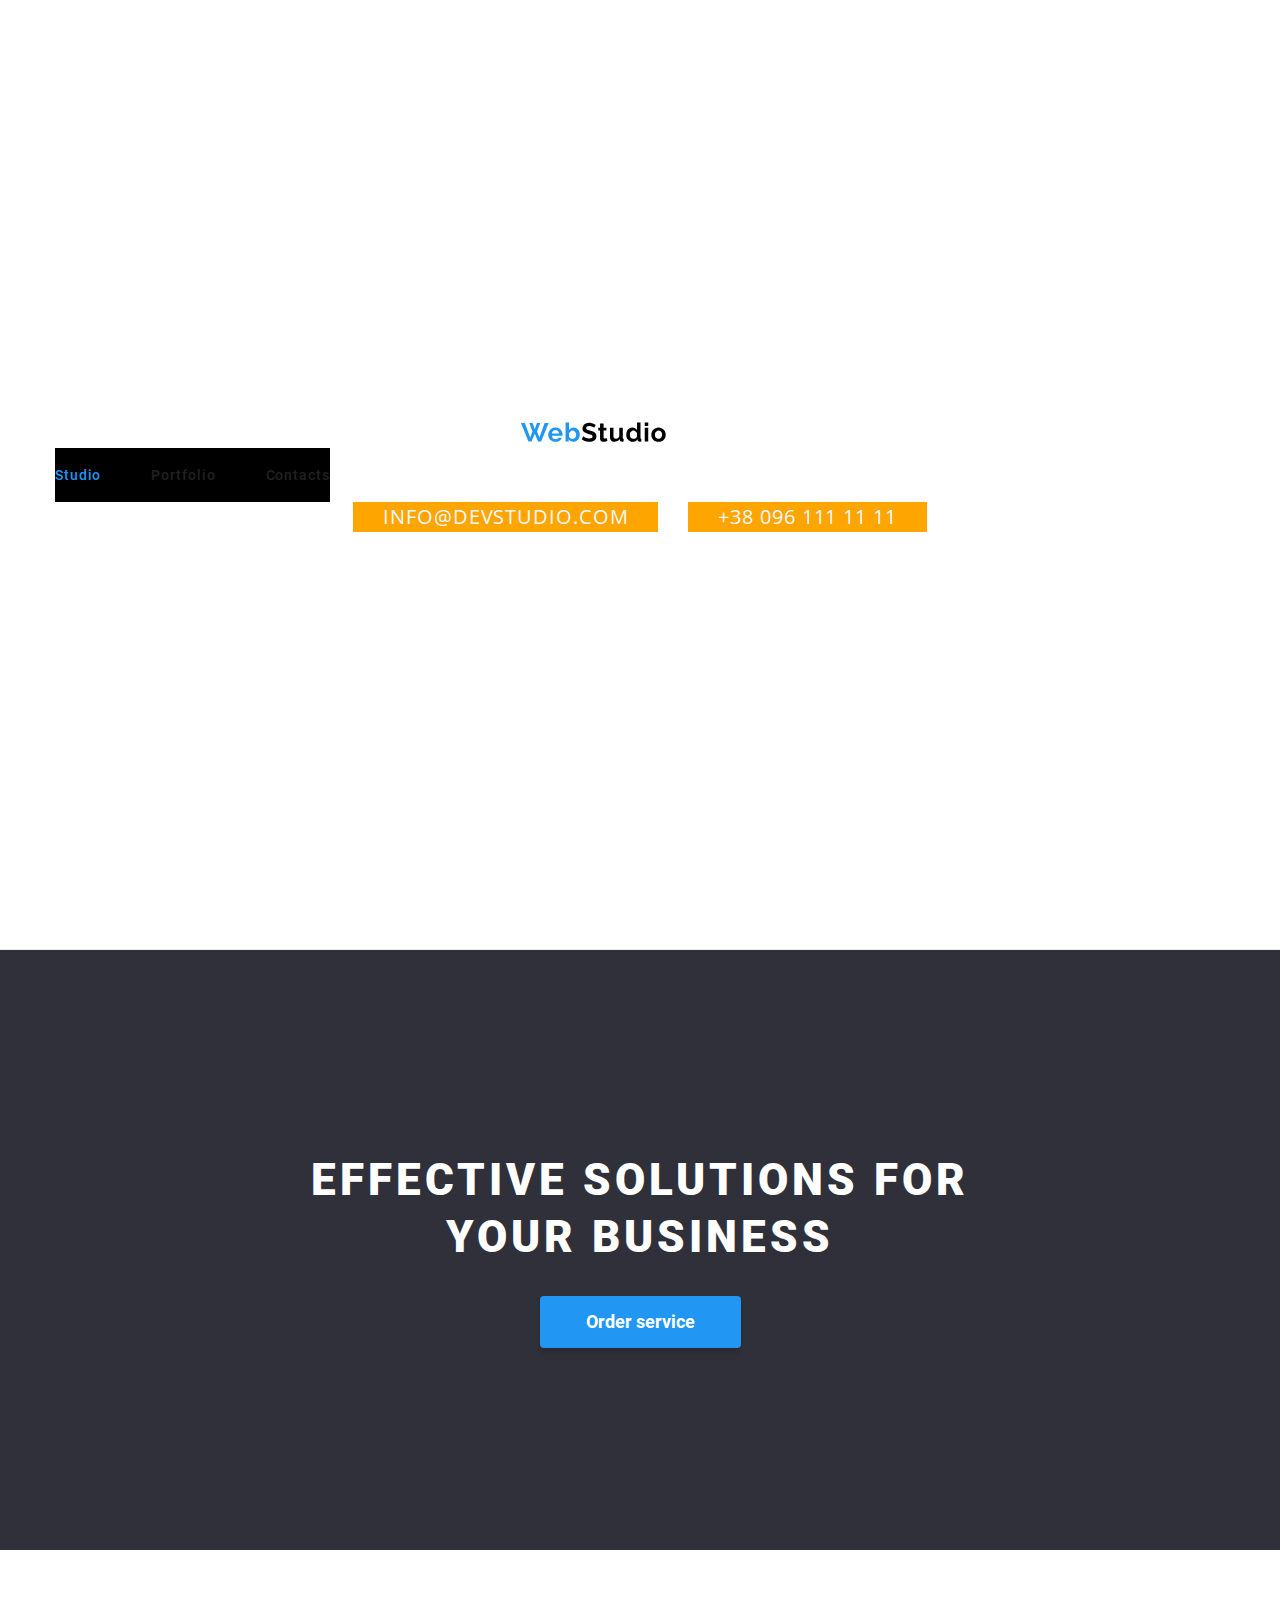
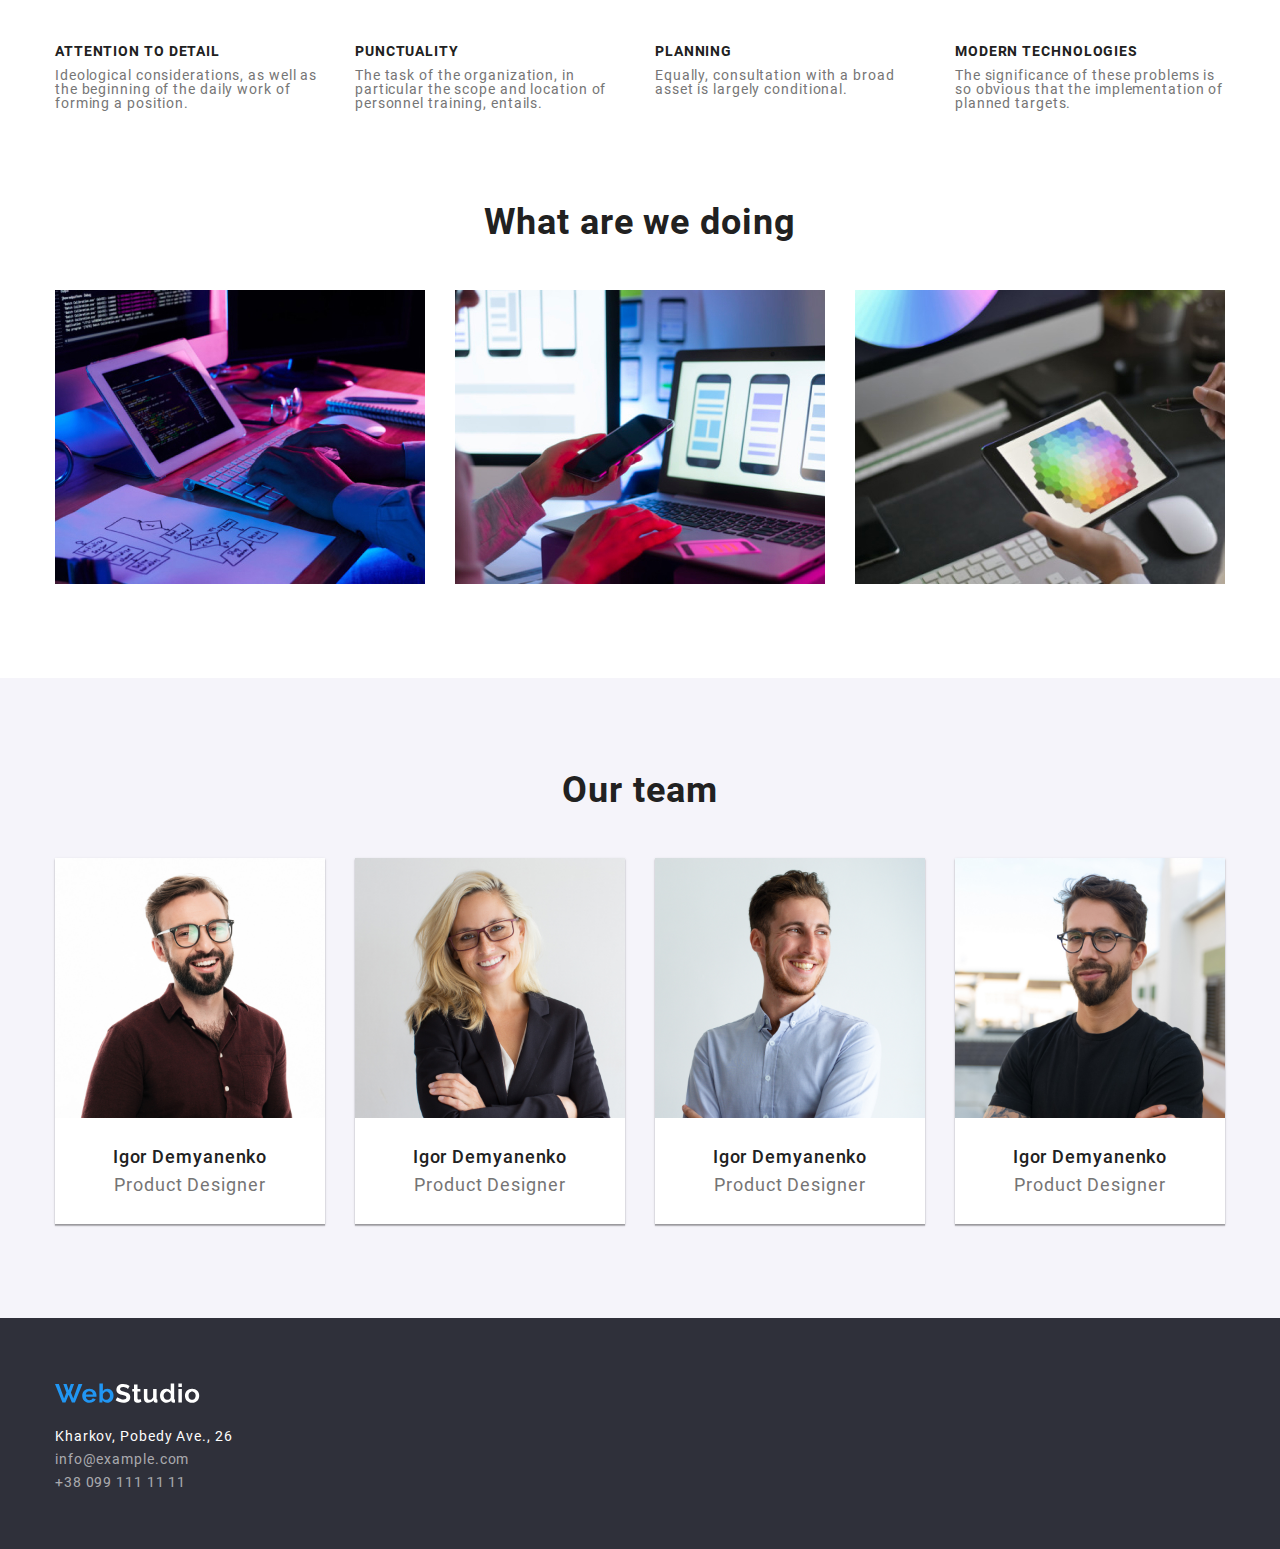
<file: index.html>
<!DOCTYPE html>
<html lang="en">
<head>
	<meta charset="UTF-8">
	<meta http-equiv="X-UA-Compatible" content="IE=edge">
	<meta name="viewport" content="width=device-width, initial-scale=1.0">
	<link rel="preconnect" href="https://fonts.googleapis.com">
	<link rel="preconnect" href="https://fonts.gstatic.com" crossorigin>
	<link href="https://fonts.googleapis.com/css2?family=Roboto:wght@400;500;700;900&display=swap" rel="stylesheet">
	<link rel="stylesheet" href="css/styles.css">
	<title>WebStudio (Main)</title>
</head>
<body>
	<!-- HEADER -->
	<header class="header">
		<div class="container header-container">
			<a class="header-logo" href="#">
				<img src="images/logo.svg" alt="WebStudio" width="145" height="31">
			</a>

			<ul class="header-menu">
				<li class="header-menu-item">
					<a class="active" href="#">Studio</a>
				</li>
				<li class="header-menu-item">
					<a href="portfolio.html">Portfolio</a>
				</li>
				<li class="header-menu-item">
					<a href="#">Contacts</a>
				</li>
			</ul>

			<ul class="header-list">
				<li class="header-list-item">
					<a href="mailto:info@devstudio.com">info@devstudio.com</a>
				</li>
				<li class="header-list-item">
					<a href="tel:+380961111111">+38 096 111 11 11</a>
				</li>
			</ul>
		</div>
	</header>

	<main>
		<!-- HERO -->
		<section class="hero">
			<div class="container">
				<div class="hero-box">
					<h1 class="hero-title">Effective solutions for your business</h1>
					<button class="hero-btn">Order service</button>
				</div>
			</div>
		</section>

		<!-- DETAILS -->
		<section class="details">
			<div class="container">
				<div class="details-cards">
					<!-- card item -->
					<div class="details-card">
						<h2 class="details-card-title">Attention to detail</h2>
						<p class="details-card-desc">Ideological considerations, as well as the beginning of the daily work of forming a position.</p>
					</div>
					<!-- card item -->
					<div class="details-card">
						<h2 class="details-card-title">Punctuality</h2>
						<p class="details-card-desc">The task of the organization, in particular the scope and location of personnel training, entails.</p>
					</div>
					<!-- card item -->
					<div class="details-card">
						<h2 class="details-card-title">Planning</h2>
						<p class="details-card-desc">Equally, consultation with a broad asset is largely conditional.</p>
					</div>
					<!-- card item -->
					<div class="details-card">
						<h2 class="details-card-title">Modern technologies</h2>
						<p class="details-card-desc">The significance of these problems is so obvious that the implementation of planned targets.</p>
					</div>
				</div>
			</div>
		</section>

		<!-- WORK -->
		<section class="work">
			<div class="container">
				<h2 class="work-title subtitle">What are we doing</h2>

				<div class="work-cards">
					<div class="work-card">
						<img src="images/work_1.jpg" alt="content image" width="370" height="294">
					</div>
					<div class="work-card">
						<img src="images/work_2.jpg" alt="content image" width="370" height="294">
					</div>
					<div class="work-card">
						<img src="images/work_3.jpg" alt="content image" width="370" height="294">
					</div>
				</div>
			</div>
		</section>

		<!-- TEAM -->
		<section class="team">
			<div class="container">
				<h2 class="team-title subtitle">Our team</h2>

				<div class="team-cards">
					<!-- 1 -->
					<div class="team-card">
						<img class="team-card-image" src="images/team_1.jpg" alt="Igor Demyanenko" width="270" height="260">
						<h3 class="team-card-title">Igor Demyanenko</h3>
						<p class="team-card-desc">Product Designer</p>
					</div>
					<!-- 2 -->
					<div class="team-card">
						<img class="team-card-image" src="images/team_2.jpg" alt="Igor Demyanenko" width="270" height="260">
						<h3 class="team-card-title">Igor Demyanenko</h3>
						<p class="team-card-desc">Product Designer</p>
					</div>
					<!-- 3 -->
					<div class="team-card">
						<img class="team-card-image" src="images/team_3.jpg" alt="Igor Demyanenko" width="270" height="260">
						<h3 class="team-card-title">Igor Demyanenko</h3>
						<p class="team-card-desc">Product Designer</p>
					</div>
					<!-- 4 -->
					<div class="team-card">
						<img class="team-card-image" src="images/team_4.jpg" alt="Igor Demyanenko" width="270" height="260">
						<h3 class="team-card-title">Igor Demyanenko</h3>
						<p class="team-card-desc">Product Designer</p>
					</div>

				</div>
			</div>
		</section>
	</main>

	<footer class="footer">
		<div class="container">
			<a class="footer-logo" href="#">
				<img src="images/footer_logo.svg" alt="footer-logo" width="145" height="31">
			</a>
			<address class="footer-address">
				<p>Kharkov, Pobedy Ave., 26</p>
				<a href="mailto:info@example.com">info@example.com</a>
				<a href="tel:+380991111111">+38 099 111 11 11</a>
			</address>
		</div>
	</footer>
</body>
</html>
</file>
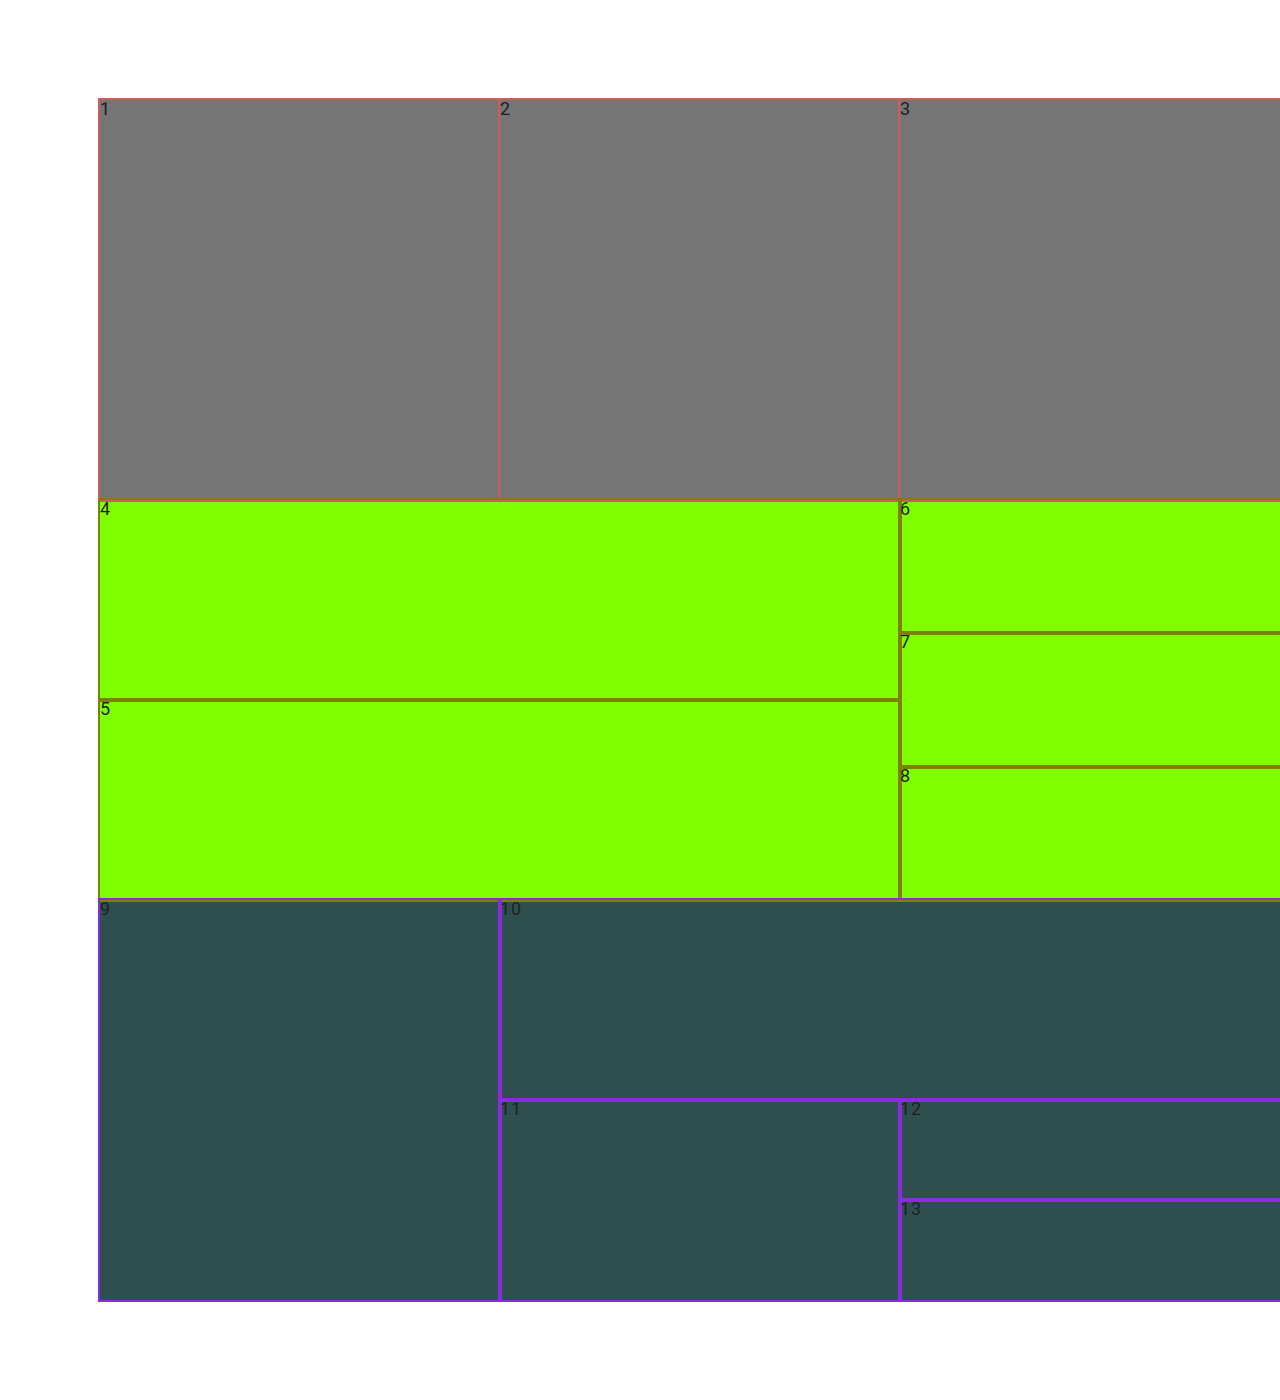
<file: block7.html>
<!DOCTYPE html>
<html lang="en">
<head>
    <meta charset="UTF-8">
    <title>flex-box 7 display: flex</title>
    <link rel="stylesheet" href="css/styles.css">
</head>
<body>
<div class="container1">

    <!-- first block -->
    <div class="first-box">
        <div>1</div>
        <div>2</div>
        <div>3</div>
    </div>

    <!-- second block -->
    <div class="second-box">
        <div class="second-box-one">
            <div>4</div>
            <div>5</div>
        </div>
        <div class="second-box-two">
            <div>6</div>
            <div>7</div>
            <div>8</div>
        </div>
    </div>

    <!-- third block -->

    <div class="third1-box">
        <div class="third1-box-1">9</div>
        <div class="third1-box-2">
            <div class="third1-box-21">10</div>
            <div class="third1-box-22">
                <div class="p21">11</div>
                <div >
                    <div class="p22">12</div>
                    <div class="p22">13</div>
                </div>
            </div>
        </div>
    </div>
</div>
</body>
</html>
</file>
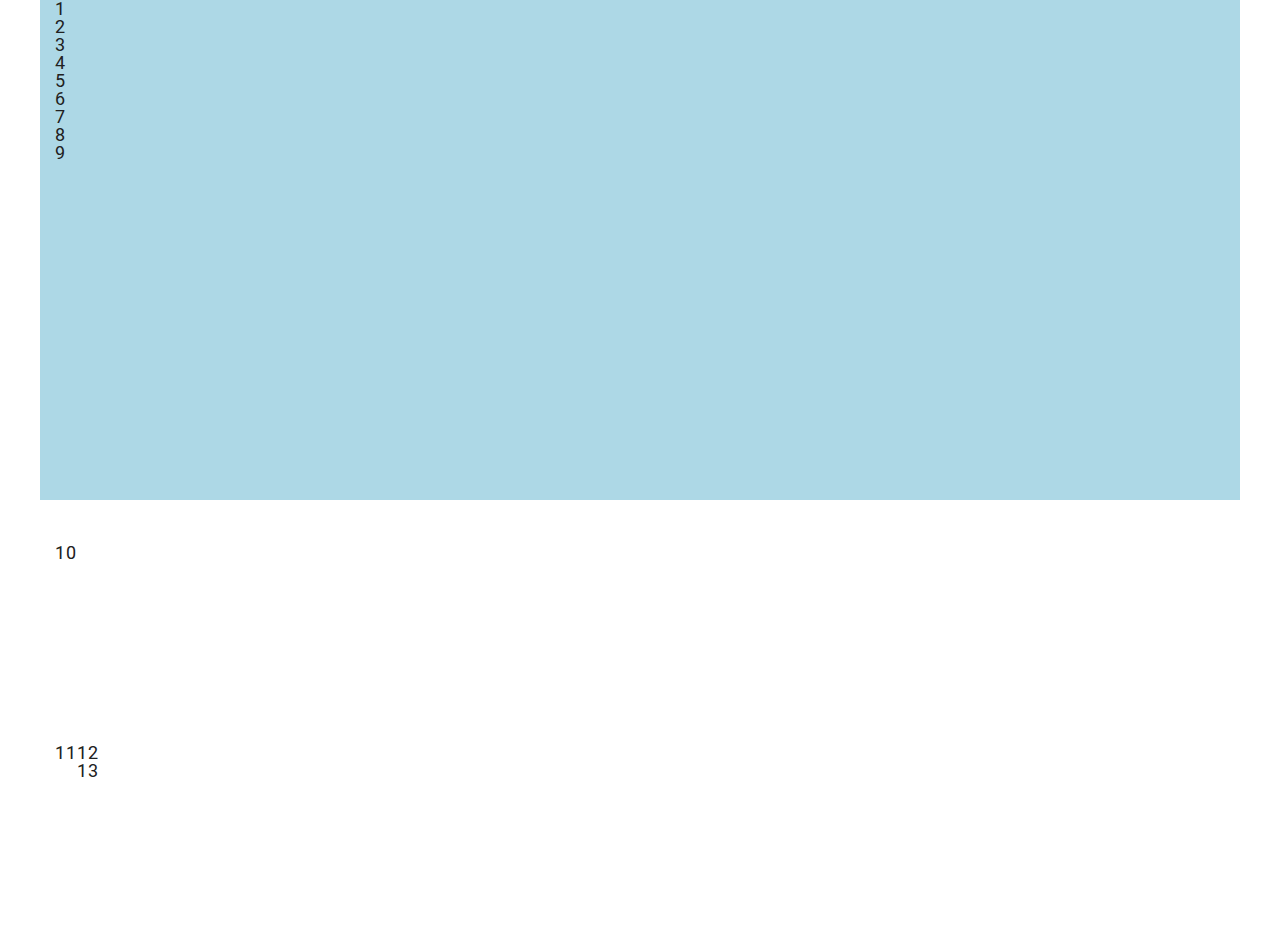
<file: in-block.html>
<!DOCTYPE html>
<html lang="en">
<head>
    <meta charset="UTF-8">
    <title>inline-block</title>
    <link href="css/styles.css" rel="stylesheet">
    <link rel="shortcut icon" href="images/free-icon-fishes-353766.ico" type="image/ico">
</head>
<body>
<div class="container main">

    <!-- first block -->
    <div class="first-box-float clearfix">
        <div>1</div>
        <div>2</div>
        <div>3</div>
    </div>

    <!-- second block -->
    <div class="second-box-float clearfix">
        <div class="second-box-one-float">
            <div>4</div>
            <div>5</div>
        </div>
        <div class="second-box-two-float">
            <div>6</div>
            <div>7</div>
            <div>8</div>
        </div>
    </div>

    <!-- third block -->

    <div class="third1-box-float clearfix">
        <div class="third1-box-1">9</div>
        <div class="third1-box-2">
            <div class="third1-box-21">10</div>
            <div class="third1-box-22 clearfix">
                <div>11</div>
                <div class="p22">
                    <div>12</div>
                    <div>13</div>
                </div>
            </div>
        </div>
    </div>
</div>
</div>
</div>
</body>
</html>
</file>
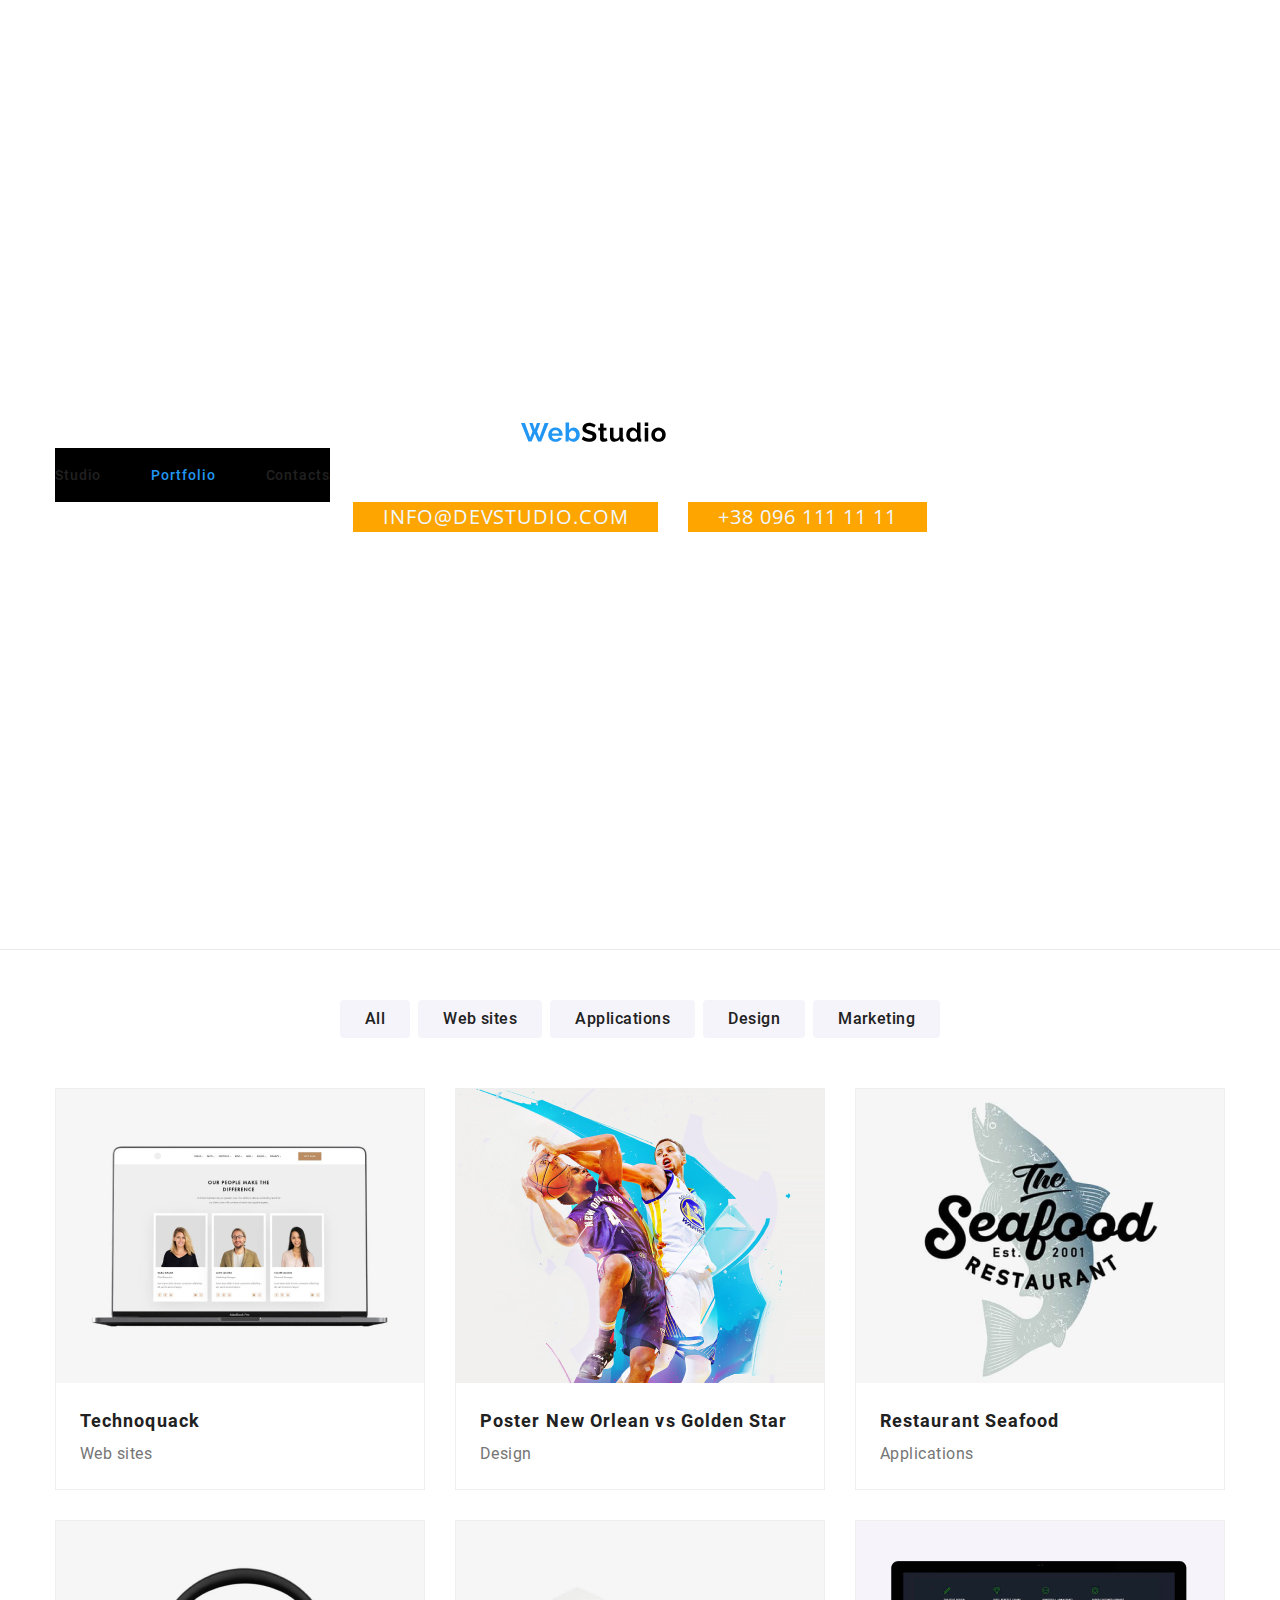
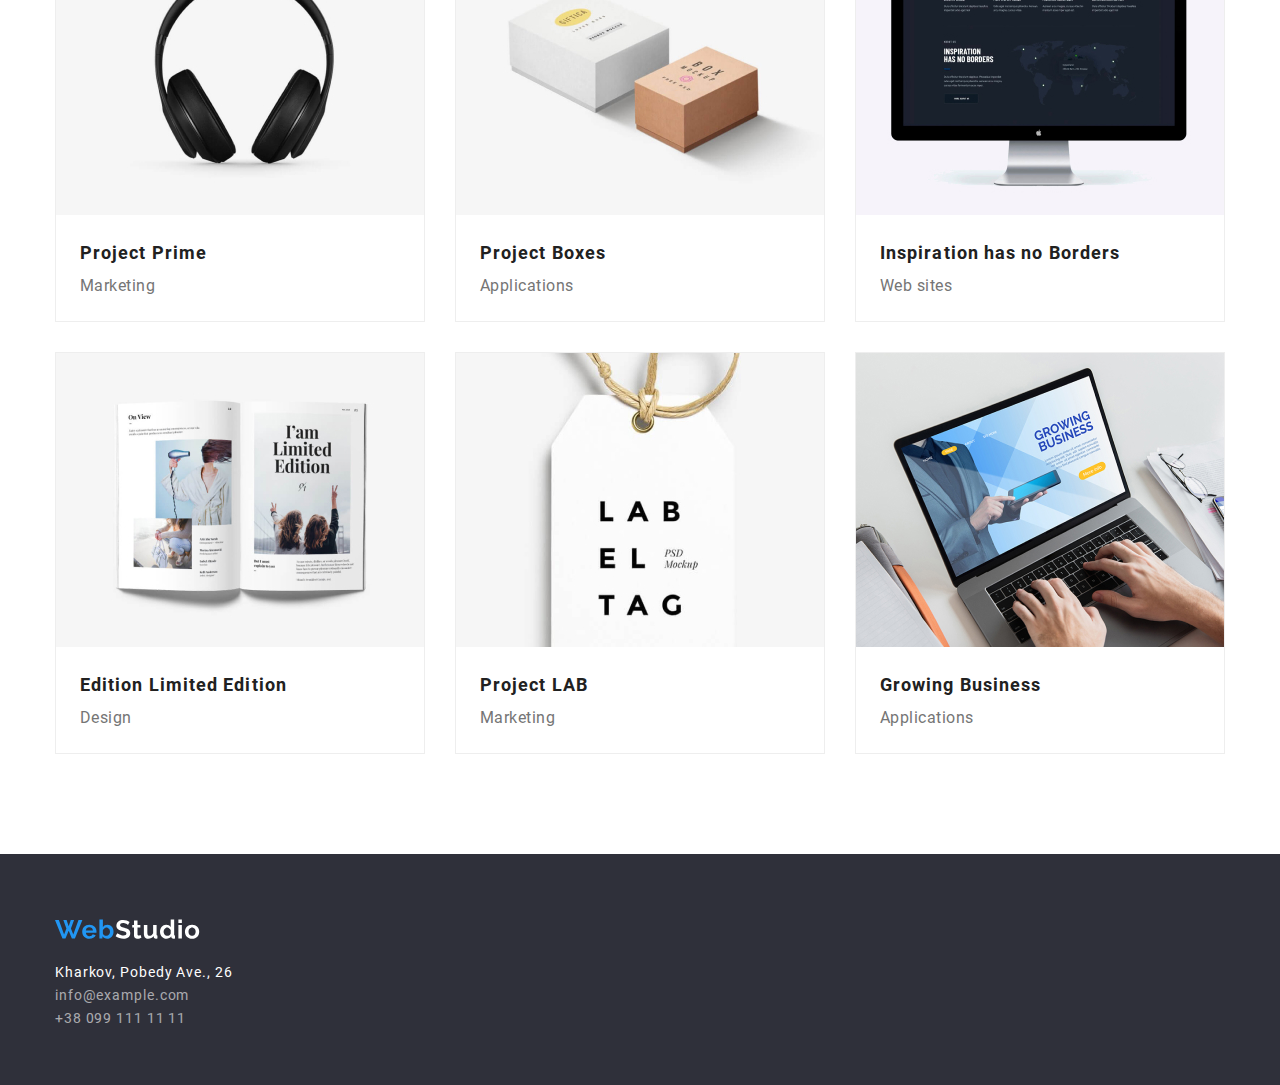
<file: portfolio.html>
<!DOCTYPE html>
<html lang="en">
<head>
    <meta charset="UTF-8">
    <meta http-equiv="X-UA-Compatible" content="IE=edge">
    <meta name="viewport" content="width=device-width, initial-scale=1.0">
    <link rel="preconnect" href="https://fonts.googleapis.com">
    <link rel="preconnect" href="https://fonts.gstatic.com" crossorigin>
    <link href="https://fonts.googleapis.com/css2?family=Roboto:wght@400;500;700;900&display=swap" rel="stylesheet">
    <link rel="stylesheet" href="css/styles.css">
    <title>Portfolio</title>
</head>
<body>
<!-- HEADER -->
<header class="header">
    <div class="container header-container">
        <a class="header-logo" href="index.html">
            <img src="images/logo.svg" alt="WebStudio" width="145" height="31">
        </a>

        <ul class="header-menu">
            <li class="header-menu-item">
                <a href="index.html">Studio</a>
            </li>
            <li class="header-menu-item">
                <a class="active" href="#">Portfolio</a>
            </li>
            <li class="header-menu-item">
                <a href="#">Contacts</a>
            </li>
        </ul>

        <ul class="header-list">
            <li class="header-list-item">
                <a href="mailto:info@devstudio.com">info@devstudio.com</a>
            </li>
            <li class="header-list-item">
                <a href="tel:+380961111111">+38 096 111 11 11</a>
            </li>
        </ul>
    </div>
</header>

<main>
    <section>
        <div class="container">

            <div class="menu-switching">
                <button>All</button>
                <button>Web sites</button>
                <button>Applications</button>
                <button>Design</button>
                <button>Marketing</button>
            </div>

            <div class="portfolio-cards">
                <!-- 1 -->
                <div class="portfolio-card">
                    <div class="image-new">
                        <img class="portfolio-card-image" src="images/img1.jpg" width="100%" height="100%">
                        <div class="text-appearance">
                            The resource offers comprehensive offers with different levels of functionality and services. All this will allow the visitor to obtain useful information about the company or individual.
                        </div>
                    </div>
                    <div class="portfolio-card-in1">
                        <h3 class="portfolio-card-title">Technoquack</h3>
                        <p class="portfolio-card-desc">Web sites</p>
                    </div>
                </div>

                <!-- 2 -->
                <div class="portfolio-card">
                    <div class="image-new">
                        <img class="portfolio-card-image" src="images/img2.jpg" width="100%" height="100%">
                        <div class="text-appearance">
                            The resource offers comprehensive offers with different levels of functionality and services. All this will allow the visitor to obtain useful information about the company or individual.
                        </div>
                    </div>
                    <div class="portfolio-card-in1">
                        <h3 class="portfolio-card-title">Poster New Orlean vs Golden Star</h3>
                        <p class="portfolio-card-desc">Design</p>
                    </div>
                </div>

                <!-- 3 -->
                <div class="portfolio-card">
                    <div class="image-new">
                        <img class="portfolio-card-image" src="images/img3.jpg" width="100%" height="100%">
                        <div class="text-appearance">
                            The resource offers comprehensive offers with different levels of functionality and services. All this will allow the visitor to obtain useful information about the company or individual.
                        </div>
                    </div>
                    <div class="portfolio-card-in1">
                        <h3 class="portfolio-card-title">Restaurant Seafood</h3>
                        <p class="portfolio-card-desc">Applications</p>
                    </div>
                </div>

                <!-- 4 -->
                <div class="portfolio-card">
                    <div class="image-new">
                        <img class="portfolio-card-image" src="images/img4.jpg" width="100%" height="100%">
                        <div class="text-appearance">
                            The resource offers comprehensive offers with different levels of functionality and services. All this will allow the visitor to obtain useful information about the company or individual.
                        </div>
                    </div>
                    <div class="portfolio-card-in1">
                        <h3 class="portfolio-card-title">Project Prime</h3>
                        <p class="portfolio-card-desc">Marketing</p>
                    </div>
                </div>

                <!-- 5 -->
                <div class="portfolio-card">
                    <div class="image-new">
                        <img class="portfolio-card-image" src="images/img5.jpg" width="100%" height="100%">
                        <div class="text-appearance">
                            The resource offers comprehensive offers with different levels of functionality and services. All this will allow the visitor to obtain useful information about the company or individual.
                        </div>
                    </div>
                    <div class="portfolio-card-in1">
                        <h3 class="portfolio-card-title">Project Boxes</h3>
                        <p class="portfolio-card-desc">Applications</p>
                    </div>
                </div>

                <!-- 6 -->
                <div class="portfolio-card">
                    <div class="image-new">
                        <img class="portfolio-card-image" src="images/img6.jpg" width="100%" height="100%">
                        <div class="text-appearance">
                            The resource offers comprehensive offers with different levels of functionality and services. All this will allow the visitor to obtain useful information about the company or individual.
                        </div>
                    </div>
                    <div class="portfolio-card-in1">
                        <h3 class="portfolio-card-title">Inspiration has no Borders</h3>
                        <p class="portfolio-card-desc">Web sites</p>
                    </div>
                </div>

                <!-- 7 -->
                <div class="portfolio-card">
                    <div class="image-new">
                        <img class="portfolio-card-image" src="images/img7.jpg" width="100%" height="100%">
                        <div class="text-appearance">
                            The resource offers comprehensive offers with different levels of functionality and services. All this will allow the visitor to obtain useful information about the company or individual.
                        </div>
                    </div>
                    <div class="portfolio-card-in1">
                        <h3 class="portfolio-card-title">Edition Limited Edition</h3>
                        <p class="portfolio-card-desc">Design</p>
                    </div>
                </div>

                <!-- 8 -->
                <div class="portfolio-card">
                    <div class="image-new">
                        <img class="portfolio-card-image" src="images/img8.jpg" width="100%" height="100%">
                        <div class="text-appearance">
                            The resource offers comprehensive offers with different levels of functionality and services. All this will allow the visitor to obtain useful information about the company or individual.
                        </div>
                    </div>
                    <div class="portfolio-card-in1">
                        <h3 class="portfolio-card-title">Project LAB</h3>
                        <p class="portfolio-card-desc">Marketing</p>
                    </div>
                </div>

                <!-- 9 -->
                <div class="portfolio-card">
                    <div class="image-new">
                        <img class="portfolio-card-image" src="images/img9.jpg" width="100%" height="100%">
                        <div class="text-appearance">
                            The resource offers comprehensive offers with different levels of functionality and services. All this will allow the visitor to obtain useful information about the company or individual.
                        </div>
                    </div>
                    <div class="portfolio-card-in1">
                        <h3 class="portfolio-card-title">Growing Business</h3>
                        <p class="portfolio-card-desc">Applications</p>
                    </div>
                </div>

            </div>
        </div>
    </section>
</main>

<footer class="footer">
    <div class="container">
        <a class="footer-logo" href="index.html">
            <img src="images/footer_logo.svg" alt="footer-logo" width="145" height="31">
        </a>
        <address class="footer-address">
            <p>Kharkov, Pobedy Ave., 26</p>
            <a href="mailto:info@example.com">info@example.com</a>
            <a href="tel:+380991111111">+38 099 111 11 11</a>
        </address>
    </div>
</footer>
</body>
</html>
</file>
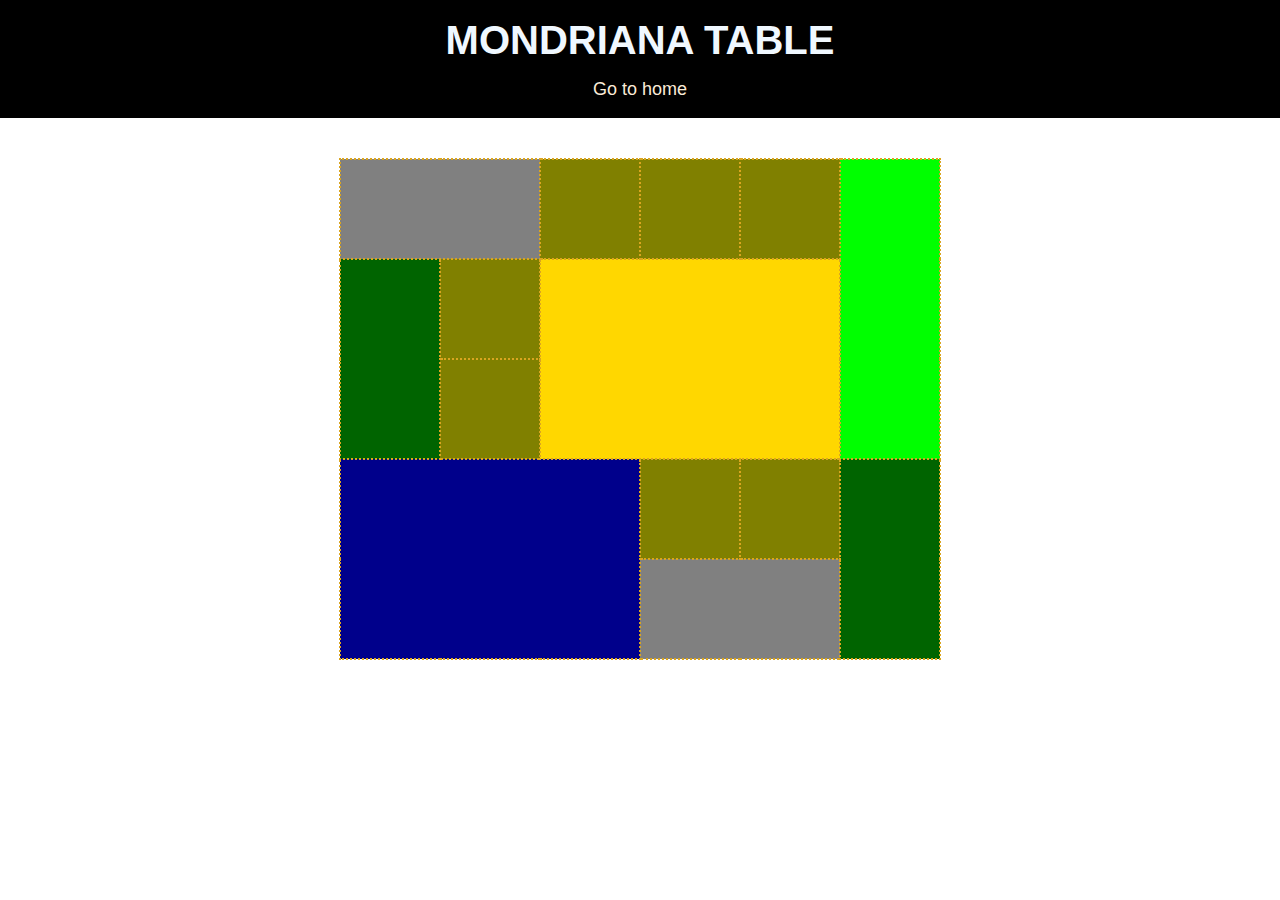
<file: table-mondriana.html>
<!DOCTYPE html>
<html lang="en">
<head>
    <meta charset="UTF-8">
    <link rel="stylesheet" href="css/styles_new.css">
    <link rel="shortcut icon" href="images/free-icon-fishes-353766.ico" type="image/ico">
    <script>
        document.onselectstart = test;

        function test() {
            return false
        }
    </script>
    <title>MONDRIANA TABLE</title>
</head>
<body>
<div class="header">
    <div class="container">
        <h1>Mondriana Table</h1>
        <a href="table.html">Go to home</a>
    </div>
</div>

<div class="container">
    <table class="table-mondriana">
        <tr>
            <td colspan="2" class="bg-gray"></td>
            <td class="bg-olive"></td>
            <td class="bg-olive"></td>
            <td class="bg-olive"></td>
            <td rowspan="3" class="bg-lime"></td>
        </tr>
        <tr>
            <td rowspan="2" class="bg-darkgreen"></td>
            <td class="bg-olive"></td>
            <td colspan="3" rowspan="2" class="bg-gold"></td>
        </tr>
        <tr>
            <td class="bg-olive"></td>
        </tr>
        <tr>
            <td colspan="3" rowspan="2" class="bg-darkblue"></td>
            <td class="bg-olive"></td>
            <td class="bg-olive"></td>
            <td rowspan="2" class="bg-darkgreen"></td>
        </tr>
        <tr>
            <td colspan="2" class="bg-gray"></td>
        </tr>
    </table>
</div>
</body>
</html>
</file>
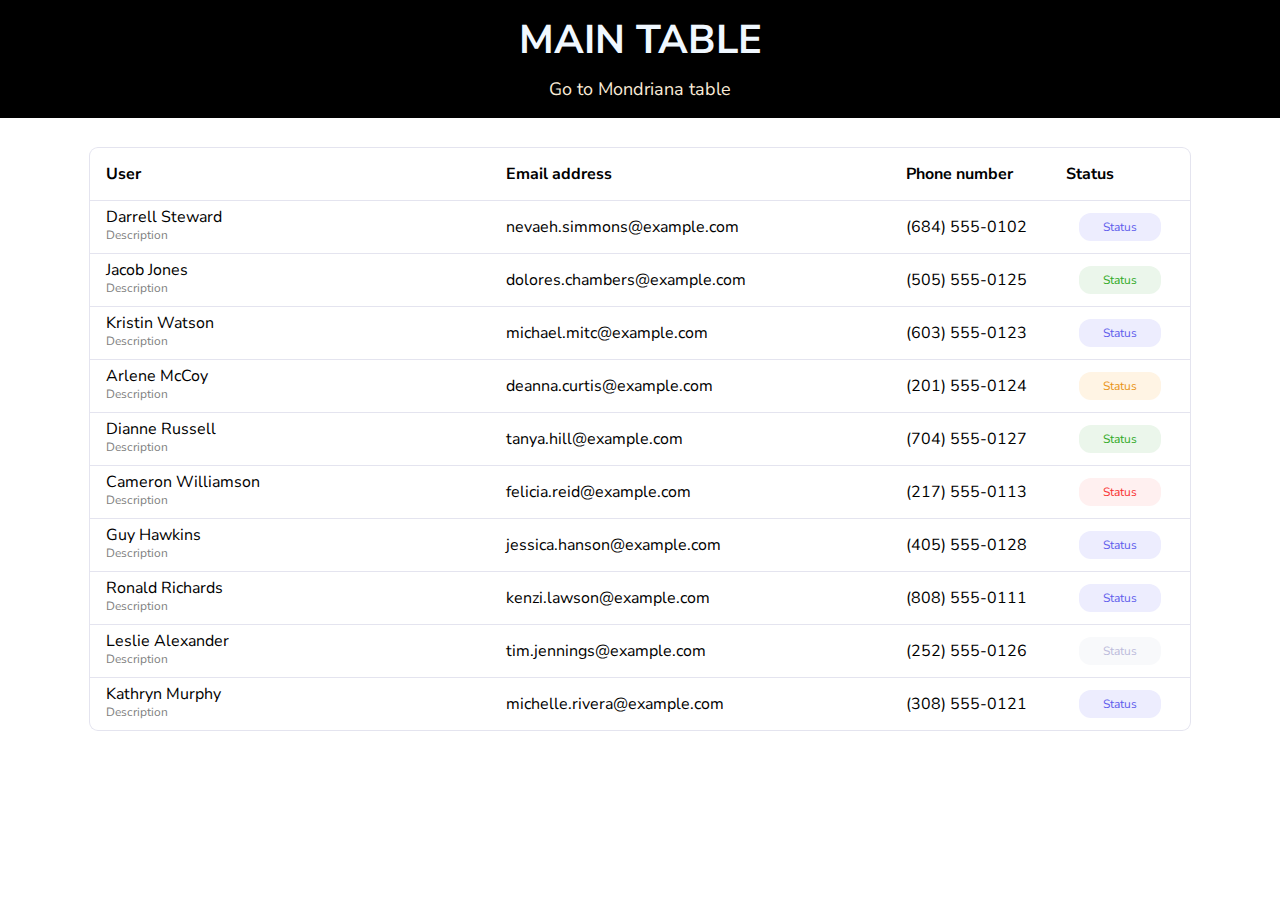
<file: table.html>
<!DOCTYPE html>
<html lang="en">
<head>
    <meta charset="UTF-8">
    <link rel="preconnect" href="https://fonts.googleapis.com">
    <link rel="preconnect" href="https://fonts.gstatic.com" crossorigin>
    <link href="https://fonts.googleapis.com/css2?family=Nunito+Sans:opsz,wght@6..12,400;6..12,700&display=swap" rel="stylesheet">
    <link rel="stylesheet" href="css/styles_new.css">
    <link rel="shortcut icon" href="images/free-icon-fishes-353766.ico" type="image/ico">
    <script>
        document.onselectstart = test;

        function test() {
            return false
        }
    </script>
    <title>MAIN TABLE</title>
</head>
<body>
<div class="header">
    <div class="container">
        <h1>Main Table</h1>
        <a href="table-mondriana.html">Go to Mondriana table</a>
    </div>
</div>

<div class="container">

    <table class="table-data">
        <thead>
        <tr>
            <th class="user">User</th>
            <th class="email">Email address</th>
            <th class="phone">Phone number</th>
            <th class="status">Status</th>
        </tr>
        </thead>

        <tbody>
        <tr>
            <td>
                <p>Darrell Steward</p>
                <p>Description</p>
            </td>
            <td>nevaeh.simmons@example.com</td>
            <td>(684) 555-0102</td>
            <td class="text-center">
                <button class="btn primary ">Status</button>
            </td>
        </tr>
        <tr>
            <td>
                <p>Jacob Jones</p>
                <p>Description</p>
            </td>
            <td>dolores.chambers@example.com</td>
            <td>(505) 555-0125</td>
            <td class="text-center">
                <button class="btn success">Status</button>
            </td>
        </tr>
        <tr>
            <td>
                <p>Kristin Watson</p>
                <p>Description</p>
            </td>
            <td>michael.mitc@example.com</td>
            <td>(603) 555-0123</td>
            <td class="text-center">
                <button class="btn primary">Status</button>
            </td>
        </tr>
        <tr>
            <td>
                <p>Arlene McCoy</p>
                <p>Description</p>
            </td>
            <td>deanna.curtis@example.com</td>
            <td>(201) 555-0124</td>
            <td class="text-center">
                <button class="btn warning">Status</button>
            </td>
        </tr>
        <tr>
            <td>
                <p>Dianne Russell</p>
                <p>Description</p>
            </td>
            <td>tanya.hill@example.com</td>
            <td>(704) 555-0127</td>
            <td class="text-center">
                <button class="btn success">Status</button>
            </td>
        </tr>
        <tr>
            <td>
                <p>Cameron Williamson</p>
                <p>Description</p>
            </td>
            <td>felicia.reid@example.com</td>
            <td>(217) 555-0113</td>
            <td class="text-center">
                <button class="btn error">Status</button>
            </td>
        </tr>
        <tr>
            <td>
                <p>Guy Hawkins</p>
                <p>Description</p>
            </td>
            <td>jessica.hanson@example.com</td>
            <td>(405) 555-0128</td>
            <td class="text-center">
                <button class="btn primary">Status</button>
            </td>
        </tr>
        <tr>
            <td>
                <p>Ronald Richards</p>
                <p>Description</p>
            </td>
            <td>kenzi.lawson@example.com</td>
            <td>(808) 555-0111</td>
            <td class="text-center">
                <button class="btn primary">Status</button>
            </td>
        </tr>
        <tr>
            <td>
                <p>Leslie Alexander</p>
                <p>Description</p>
            </td>
            <td>tim.jennings@example.com</td>
            <td>(252) 555-0126</td>
            <td class="text-center">
                <button class="btn">Status</button>
            </td>
        </tr>
        <tr>
            <td>
                <p>Kathryn Murphy</p>
                <p>Description</p>
            </td>
            <td>michelle.rivera@example.com</td>
            <td>(308) 555-0121</td>
            <td class="text-center">
                <button class="btn primary">Status</button>
            </td>
        </tr>
        </tbody>
    </table>

</div>

</body>
</html>
</file>
<file: css/styles.css>
*, *::before, *::after {
    box-sizing: border-box;
}

html, body, div, span, applet, object, iframe,
h1, h2, h3, h4, h5, h6, p, blockquote, pre,
a, abbr, acronym, address, big, cite, code,
del, dfn, em, img, ins, kbd, q, s, samp,
small, strike, strong, sub, sup, tt, var,
b, u, i, center,
dl, dt, dd, ol, ul, li,
fieldset, form, label, legend,
table, caption, tbody, tfoot, thead, tr, th, td,
article, aside, canvas, details, embed,
figure, figcaption, footer, header, hgroup,
menu, nav, output, ruby, section, summary,
time, mark, audio, video, button {
    margin: 0;
    padding: 0;
    border: 0;
    font-size: 100%;
    font: inherit;
    vertical-align: top;
}

article, aside, details, figcaption, figure,
footer, header, hgroup, menu, nav, section {
    display: block;
}

body {
    line-height: 1;
}

ol, ul {
    list-style: none;
}

blockquote, q {
    quotes: none;
}

blockquote:before, blockquote:after,
q:before, q:after {
    content: '';
    content: none;
}

table {
    border-collapse: collapse;
    border-spacing: 0;
}

html, body {
    scroll-behavior: smooth;
}

@font-face {
    font-family: 'Open Sans';
    src: url('../fonts/open-sans/OpenSans-Regular.woff2') format('woff2');
    font-weight: 400;
    font-style: normal;
    font-display: swap;
}

@font-face {
    font-family: 'Roboto';
    src: url('../fonts/roboto/Roboto-Bold.woff2') format('woff2');
    font-weight: 700;
    font-style: normal;
    font-display: swap;
}

@font-face {
    font-family: 'Roboto';
    src: url('../fonts/roboto/Roboto-Black.woff2') format('woff2');
    font-weight: 900;
    font-style: normal;
    font-display: swap;
}

@font-face {
    font-family: 'Roboto';
    src: url('../fonts/roboto/Roboto-Regular.woff2') format('woff2');
    font-weight: 400;
    font-style: normal;
    font-display: swap;
}

@font-face {
    font-family: 'Roboto';
    src: url('../fonts/roboto/Roboto-Medium.woff2') format('woff2');
    font-weight: 500;
    font-style: normal;
    font-display: swap;
}

@font-face {
    font-family: 'Montserrat';
    src: url('../fonts/Montserrat-Light.woff2') format('woff2');
    font-weight: 300;
    font-style: normal;
    font-display: swap;
}


/* @import url('https://fonts.googleapis.com/css2?family=Roboto:wght@400;700&display=swap'); */

/* !GLOBAL */
body {
    color: #212121;
    letter-spacing: .9px;
    /* font-weight: 400;
    font-size: 16px; */
}

.container {
    max-width: 1200px;
    margin: 0 auto;
    padding: 0 15px;
}

.subtitle {
    text-align: center;
    font-weight: 700;
    font-size: 36px;
}

/* ? HEADER */

.header {
    padding: 24px 0 25px;
    border-bottom: 1px solid #ECECEC;
    font-size: 14px;
    font-weight: 500;
}

.header-container {
    display: flex;
    align-items: center;
}

.header-logo {
    margin-right: 93px;
}

.header-menu {
    display: flex;
    gap: 50px;
    margin-right: auto;
}

.header-menu-item a {
    color: #212121;
    text-decoration: none;
}

.header-menu-item a:hover {
    color: #2196F3;
}

.header-menu-item a.active {
    color: #2196F3;
}

.header-list {
    display: flex;
    gap: 50px;
}

.header-list-item a {
    color: #757575;
    text-decoration: none;
}

.header-list-item a:hover {
    color: #2196F3;
}


/* ? HERO */
.hero {
    min-height: 600px;
    background: #2f303a;
    color: #fff;
    display: flex;
    align-items: center;
}

.hero .container {
    width: 100%;
}

.hero-box {
    max-width: 700px;
    text-align: center;
    margin: 0 auto;
}

.hero-title {
    font-size: 44px;
    line-height: 1.3;
    text-transform: uppercase;
    font-weight: 900;
    letter-spacing: 4px;
    margin: 0 0 30px;
}

.hero-btn {
    font-weight: 700;
    color: #fff;
    padding: 17px 46px;
    box-shadow: 0 4px 4px 0 rgba(0, 0, 0, 0.15);
    background: #2196f3;
    border-radius: 4px;
    cursor: pointer;
}

.hero-btn:hover {
    background: #0f8cf1;
}

.hero-btn:active {
    background: #4ea5ec;
}


/* ? DETAILS */
.details {
    padding: 94px 0;
    font-size: 14px;
}

.details-cards {
    display: flex;
    gap: 30px;
}

.details-card {
    flex: 1 1 20%;
}

.details-card-title {
    font-weight: 700;
    text-transform: uppercase;
    margin: 0 0 10px;
}

.details-card-desc {
    color: #757575;
}


/* ? WORK */
.work {
    padding: 0 0 94px;
}

.work-title {
    margin-bottom: 50px;
}

.work-cards {
    display: flex;
    gap: 30px;
}

.work-card {
    flex: 1 1 30%;
    height: 294px;
}

.work-card img {
    width: 100%;
    height: 100%;
    object-fit: cover;
}


/* ? TEAM */
.team {
    padding: 94px 0;
    background: #f5f4fa;
}

.team-title {
    margin: 0 0 50px;
}

.team-cards {
    display: flex;
    gap: 30px;
    text-align: center;
}

.team-card {
    flex: 1 1 20%;
    box-shadow: 0 2px 1px 0 rgba(0, 0, 0, 0.2), 0 1px 1px 0 rgba(0, 0, 0, 0.14), 0 1px 3px 0 rgba(0, 0, 0, 0.12);
    background: #fff;
    padding: 0 0 30px;
}

.team-card-image {
    width: 100%;
    height: 260px;
    object-fit: cover;
    margin: 0 0 30px;
}

.team-card-title {
    font-weight: 500;
    margin: 0 0 10px;
}

.team-card-desc {
    color: #757575;
}


/* ? portfolio */
.portfolio {
    padding: 94px 0;
    background: #f5f4fa;
}

.portfolio-title {
    margin: 0 0 50px;
}

.portfolio-cards {
    display: flex;
    flex-wrap: wrap;
    gap: 30px;
    margin: 50px 0px 100px 0px;
}

.portfolio-card {
    flex: 1 1 30%;
    border: 1px solid #EEE;
    text-align: left;
}

.portfolio-card-in1 {
    padding: 20px 24px;
    cursor: pointer;
}

.portfolio-card-image {
    width: 100%;
    height: 294px;
    object-fit: cover;
    position: relative;
}

.portfolio-card-title {
    font-size: 18px;
    font-weight: 700;
    line-height: 36px; /* 200% */
    letter-spacing: 1.08px;
}

.portfolio-card-desc {
    color: #757575;
    font-family: Roboto;
    font-size: 16px;
    font-style: normal;
    font-weight: 400;
    line-height: 30px; /* 187.5% */
    letter-spacing: 0.48px;
}

.menu-switching {
    margin: 50px;
}

.ul-switching {
    display: flex;
    justify-content: center;
    color: #212121;
    text-align: center;
    font-family: Roboto;
    font-size: 16px;
    font-style: normal;
    font-weight: 500;
    line-height: 26px; /* 162.5% */
    letter-spacing: 0.48px;
}

.ul-switching-a {
    border-radius: 4px;
    background: #F5F4FA;
    width: 128px;
    height: 38px;
    flex-shrink: 0;
    margin: 5px;
    color: #212121;
}


a {
    text-decoration: none;
}

.ul-switching a {
    color: #212121;
}

.ul-switching a:hover {
    color: #FFF;
}

.ul-switching a.active {
}

.button {
    color: #212121;
    background: #F5F4FA;

}

.button:hover {
    color: #FFF;
    background: blue;
}

.button:hover {
    color: #FFF;
    background: blue;
}

/* ? FOOTER */
.footer {
    padding: 60px 0;
    background: #2f303a;
    font-size: 14px;
}

.footer-logo {
    display: inline-block;
    margin: 0 0 20px;
}

.footer-address {
    display: flex;
    flex-flow: column;
    align-items: flex-start;
    gap: 9px;
}

.footer-address p {
    color: #fff;
}

.footer-address a {
    color: rgba(255, 255, 255, 0.6);
    text-decoration: none;
}

.footer-address a:hover {
    color: #2196F3;
}

.menu-switching {
    display: flex;
    margin: 50px 0;
    gap: 8px;
    justify-content: center;
}

.menu-switching button {
    padding: 6px 25px;
    cursor: pointer;
    border-radius: 4px;
    background: #F5F4FA;
    color: #212121;
    font-family: Roboto;
    font-size: 16px;
    font-style: normal;
    font-weight: 500;
    line-height: 26px; /* 162.5% */
    letter-spacing: 0.48px;
}

.menu-switching button:hover {
    color: #FFFFFF;
    background: #2196F3;
    box-shadow: 0px 2px 2px 0px rgba(0, 0, 0, 0.12), 0px 1px 2px 0px rgba(0, 0, 0, 0.08), 0px 3px 1px 0px rgba(0, 0, 0, 0.10);
}

.first-box {
    display: flex;
    width: 1200px;
}

.first-box div {
    width: 400px;
    height: 400px;
    outline: 2px solid indianred;
    background: #757575;
}

.second-box {
    width: 1200px;
}

.second-box-one div {
    width: 800px;
    height: 200px;

}

.second-box-one {
    width: 800px;
    height: 200px;
}

.second-box-two {
    width: 400px;
}

.second-box-two div {
    width: 400px;
    height: 133.33px;
}

.second-box {
    display: flex;
    background: chartreuse;
}

.second-box div {
    outline: 2px solid olive;
}

.third1-box {
    display: flex;
    background: darkslategrey;
}

.third1-box {
    width: 1200px;
}

.third1-box div {
    outline: 2px solid blueviolet;
}

.third1-box-1 {
    width: 400px;
    height: 400px;
}

.third1-box-21 {
    width: 800px;
    height: 200px;
    display: flex;
}

.third1-box-22 {
    width: 800px;
    height: 200px;
    display: flex;
}

.p21 {
    width: 400px;
    height: 200px;
}

.p22 {
    width: 400px;
    height: 100px;
}

.container1 {
    max-width: 1200px;
    margin: 100px;
}

.image-new {
    width: 100%;
    height: 294px;
    object-fit: cover;
    position: relative;
}

.text-appearance {
    position: absolute;
    inset: 0;
    background: rgba(33, 150, 243, 0.9);
    color: rgba(255, 255, 255, 1);
    display: none;
    box-shadow: 0 4px 4px 0 rgba(0, 0, 0, 0.15);
    align-items: center;
    cursor: pointer;
    padding: 24px;
    font-size: 18px;
    text-align: left;
    line-height: 28px;
}

.portfolio-card:hover .text-appearance {
    display: flex;
}

/* MY STYLES DZ9*/
html {
    font-size: 10px;
}

body {
    font-size: 1.8rem;
    font-family: 'Roboto';
    font-weight: 400;
}

.container {
    max-width: 1200px;
    margin: 0 auto;
}

.header-menu {
    background: #000;
    padding: 20px 0;
}

.header-list {
    display: flex;
    justify-content: center;
    gap: 30px;
    white-space: nowrap;
}

.header-list a {
    text-decoration: none;
    text-transform: uppercase;
    color: aliceblue;
    padding: 5px 30px;
    background: orange;
    display: block;
    font-size: 20px;
    font-family: "Open Sans";
}

.header-list a {

}

.header-list li {
    position: relative;
}

.header-list li:hover .header-second-list {
    display: block;
}

.header-second-list {
    position: absolute;
    top: 100%;
    left: 0;
    display: none;
    padding-top: 20px;
}

.header-second-list a {
    background: red;
    font-family: "Roboto";
}

.header-third-list {
    position: absolute;
    right: 100%;
    display: none;
    top: -0px;
}

.header-third-list a {
    background: green;
    font-family: "Montserrat";
}

.header-second-list li:hover .header-third-list {
    display: block;
}

/* GLOBAL FOR VIDEO */
.main-body {
    color: #fff;
}

.btn {
    font-size: 2.6rem;
    display: inline-block;
    text-decoration: none;
    cursor: pointer;
    color: inherit;
    padding: 0.8rem 4rem;
    background: rgb(2, 79, 85);
}

/* !VIDEO */

.section {
    color: #121212;
    text-align: justify;
    padding: 100px 0;
    background: aliceblue;
    font-size: 3rem;
}

.header-for-video {
    text-align: center;
    background: rgba(0, 0, 0, 0.4);
    position: relative;
}

.header-video {
    position: fixed;
    z-index: -1;
    top: 0;
    left: 0;
    width: 100%;
    height: 100%;
    object-fit: cover;
}

.container {
}

.header-container {
    min-height: 100vh;
    display: flex;
    flex-flow: column;
    justify-content: center;
    align-items: center;
}

.header-title {
    margin-bottom: 40px;
    font-size: 8rem;
    text-transform: uppercase;
    font-family: 'Open Sans';
    font-weight: 400;
}

.header-text {
    margin-bottom: 30px;
}

.header-btn {
}


.link1 {
    display: inline-block;
    text-decoration: none;
    color: aliceblue;
    font-size: 26px;
    text-transform: uppercase;
    position: relative;
}

.link1::before {
    content: '';
    position: absolute;
    top: 0px;
    left: -1px;
    width: 30px;
    height: 30px;
    background: url('../images/collect-svgrepo-com.svg') no-repeat 50% / 30px;
}

.link2 {
    display: inline-block;
    text-decoration: none;
    color: aliceblue;
    font-size: 26px;
    text-transform: uppercase;
    position: relative;
}

.link2::before {
    content: '';
    position: absolute;
    top: 0px;
    left: -1px;
    width: 30px;
    height: 30px;
    background: url('../images/video-svgrepo-com.svg') no-repeat 50% / 30px;
}

.link3 {
    display: inline-block;
    text-decoration: none;
    color: aliceblue;
    font-size: 26px;
    text-transform: uppercase;
    position: relative;
}

.link3::before {
    content: '';
    position: absolute;
    top: 0px;
    right: -1px;
    width: 30px;
    height: 30px;
    background: url('../images/laptop-svgrepo-com.svg') no-repeat 50% / 30px;
}

.link4 {
    display: inline-block;
    text-decoration: none;
    color: aliceblue;
    font-size: 26px;
    text-transform: uppercase;
    position: relative;
}

.link4::before {
    content: '';
    position: absolute;
    top: 0px;
    left: -1px;
    width: 30px;
    height: 30px;
    background: url('../images/camera-svgrepo-com.svg') no-repeat 50% / 30px;
}

.main {
    height: 500px;
    background: lightblue;
}

.icon-footer {
    height: 60px;
    background: olive;
    display: flex;
}

.icon-footer-list li {
    width: 40px;
    height: 40px;
    margin-left: auto;
    margin-right: auto;
}
.icon-footer-list {
    padding: 7%;
    display: flex;
}

.icon-footer-list a {
    width: 40px;
    height: 40px;
}

.facebook {
    background: url('../images/facebook-svgrepo-com.svg') no-repeat 50% / 30px;
}

.twitter {
    background: url('../images/twitter-svgrepo-com.svg') no-repeat 50% / 30px;
}

.telegram {
    background: url('../images/telegram-svgrepo-com.svg') no-repeat 50% / 30px;
}

.instagram {
    background: url('../images/instagram-svgrepo-com.svg') no-repeat 50% / 30px;
}

/* BLOCK */
.flex {
    display: flex;
}

.i-block {
    display: inline-block;
}

.float {
    float: left;
}

.fz-0 {
    font-size: 0;
}

.fz-20 {
    font-size: 20px;
}

.w-400 {
    width: 400px;
}

.w-800 {
    width: 800px;
}

.h-100 {
    height: 100px;
}

.h-133 {
    height: 133.33px;
}

.h-200 {
    height: 200px;
}

.h-400 {
    height: 400px;
}

.outline {
    outline: 2px solid red;
}

.bg-blue {
    background: blue;
}

.bg-violet {
    background: violet;
</file>
<file: css/styles_new.css>
* {
    box-sizing: border-box;
}

html, body, div, span, applet, object, iframe,
h1, h2, h3, h4, h5, h6, p, blockquote, pre,
a, abbr, acronym, address, big, cite, code,
del, dfn, em, img, ins, kbd, q, s, samp,
small, strike, strong, sub, sup, tt, var,
b, u, i, center,
dl, dt, dd, ol, ul, li,
fieldset, form, label, legend,
table, caption, tbody, tfoot, thead, tr, th, td,
article, aside, canvas, details, embed,
figure, figcaption, footer, header, hgroup,
menu, nav, output, ruby, section, summary,
time, mark, audio, video, button {
    margin: 0;
    padding: 0;
    border: 0;
    font-size: 100%;
    font: inherit;
    vertical-align: baseline;
}

article, aside, details, figcaption, figure,
footer, header, hgroup, menu, nav, section {
    display: block;
}

body {
    line-height: 1;
}

ol, ul {
    list-style: none;
}

blockquote, q {
    quotes: none;
}

blockquote:before, blockquote:after,
q:before, q:after {
    content: '';
    content: none;
}

table {
    border-collapse: collapse;
    border-spacing: 0;
}

/* MY STYLES */

/* global styles */
body {
    font-family: 'Nunito Sans', sans-serif;
    font-size: 16px;
    font-weight: 400;
    /* background: rgb(250, 232, 232); */
}

.container {
    width: 1100px;
    margin: 0 auto;
}

/* HEADER */
.header {
    background: #000;
    color: aliceblue;
    text-align: center;
    padding: 20px 0;
}

.header h1 {
    font-size: 40px;
    font-weight: 700;
    text-transform: uppercase;
    margin: 0 0 20px;
}

.header a {
    color: antiquewhite;
    font-size: 18px;
    text-decoration: none;
}

/* MAIN TABLE */
.table-data {
    margin: 30px 0;
    width: 100%;
    border-style: hidden;
    border-radius: 8px;
    box-shadow: 0 0 0 1px #e4e4ef;
}

.table-data th,
.table-data td {
    border-top: 1px solid #e4e4ef;
}

.user, .email {
    width: 400px;
}

.phone {
    width: 160px;
}

.table-data th {
    padding: 18px 16px;
    text-align: left;
    font-weight: 700;
    /* width: 400px; */
}

/* .table-data th + th + th {
	width: 160px;
}
.table-data th + th + th + th {
	width: auto;
} */
.table-data td {
    padding: 8px 16px;
    vertical-align: middle;
}

.table-data td p + p {
    font-size: 12px;
    line-height: 20px;
    color: #808080;
}

.text-center {
    text-align: center;
}

.btn {
    color: #BDBCDB;
    background: #F8F9FB;
    font-size: 12px;
    padding: 8px 24px;
    cursor: pointer;
    border-radius: 12px;
}

.btn.primary {
    color: #605DEC;
    background: #EDEDFE;
}

.btn.success {
    background: #EBF6EB;
    color: #31AA27;
}

.btn.warning {
    background: #FFF4E4;
    color: #E99518;
}

.btn.error {
    color: #F93232;
    background: #FFF0F0;
}

.table-mondriana {
    margin: 40px auto 0;
}

.table-mondriana,
.table-mondriana td {
    border: 2px /* width */
    dotted /* style */
    goldenrod; /* color */
}

.table-mondriana td {
    width: 100px;
    height: 100px;
}

.bg-gray {
    background: grey;
}

.bg-olive {
    background: olive;
}

.bg-lime {
    background: lime;
}

.bg-darkgreen {
    background: darkgreen;
}

.bg-gold {
    background: gold;
}

.bg-darkblue {
    background: darkblue;
}
</file>
